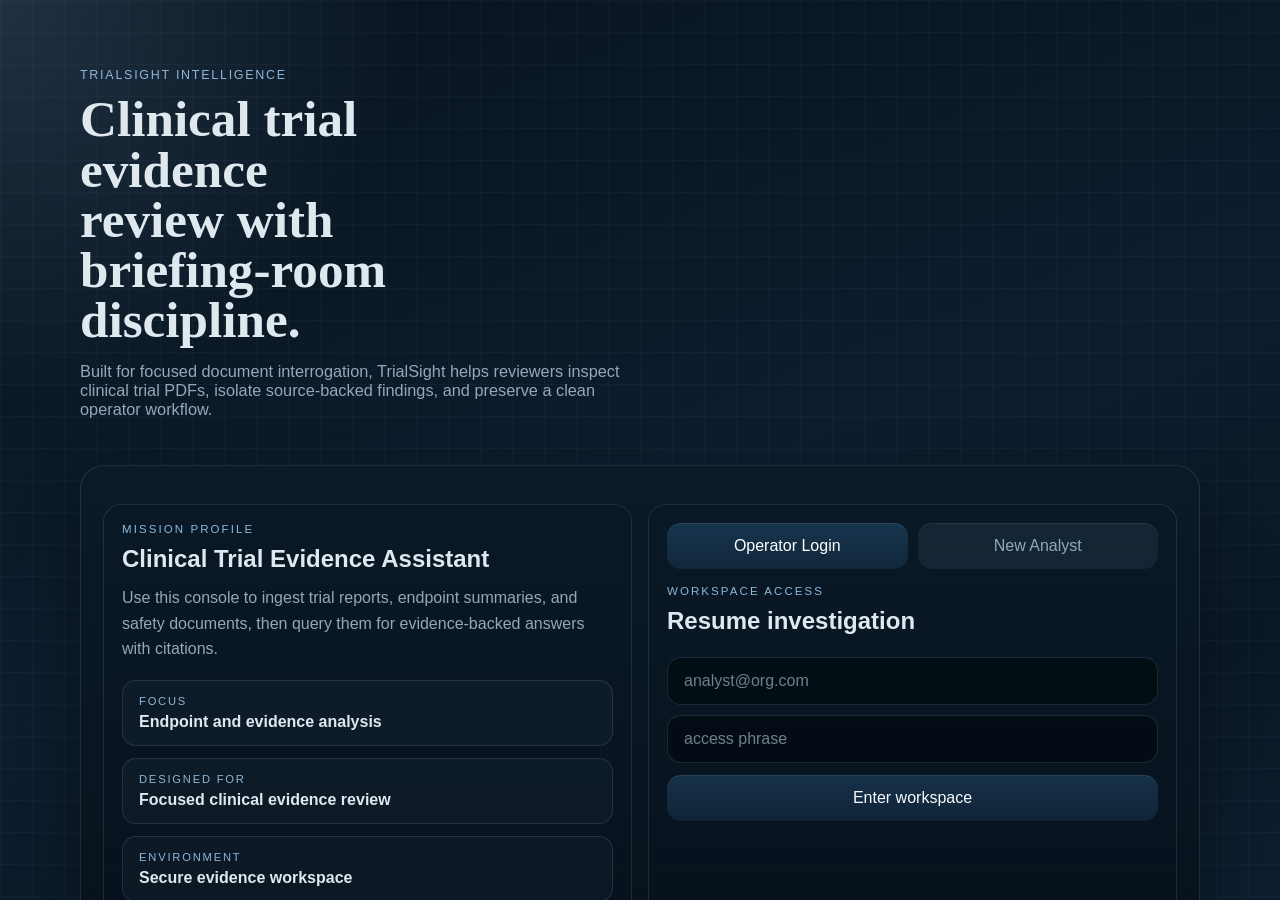
<file: frontend/index.html>
<!DOCTYPE html>
<html lang="en">
<head>
  <meta charset="UTF-8" />
  <meta name="viewport" content="width=device-width, initial-scale=1.0" />
  <meta http-equiv="refresh" content="0; url=./login.html?v=3" />
  <title>TrialSight Intelligence</title>
</head>
<body>
  <p>Redirecting to <a href="./login.html?v=3">login</a>...</p>
</body>
</html>
</file>
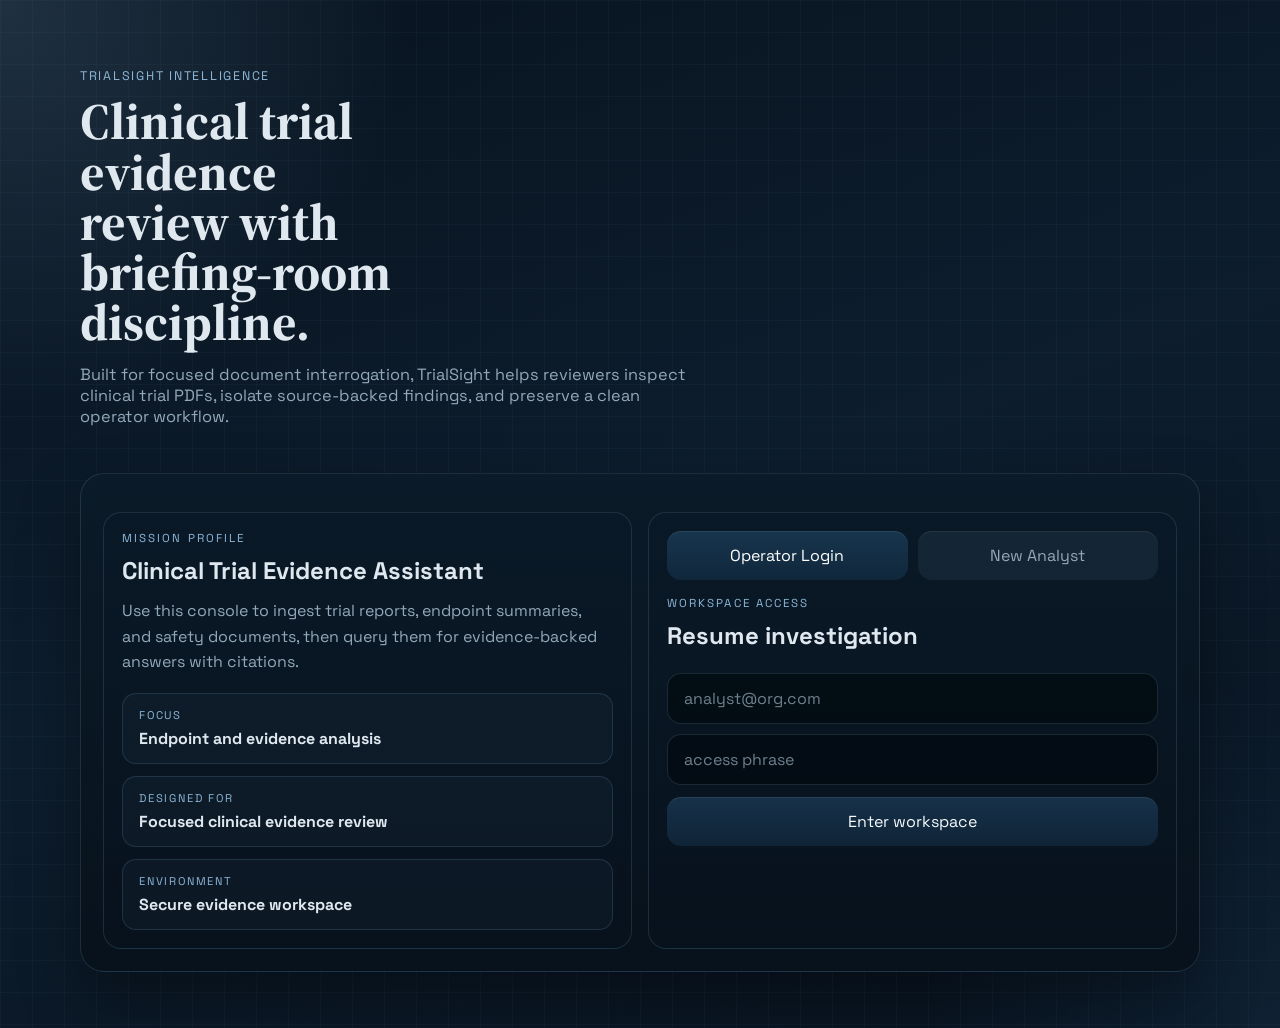
<file: frontend/chat.html>
<!DOCTYPE html>
<html lang="en">
<head>
  <meta charset="UTF-8" />
  <meta name="viewport" content="width=device-width, initial-scale=1.0" />
  <title>TrialSight Intelligence Workspace</title>
  <link rel="preconnect" href="https://fonts.googleapis.com">
  <link rel="preconnect" href="https://fonts.gstatic.com" crossorigin>
  <link href="https://fonts.googleapis.com/css2?family=Space+Grotesk:wght@400;500;700&family=Source+Serif+4:opsz,wght@8..60,400;8..60,600&display=swap" rel="stylesheet">
  <link rel="stylesheet" href="./styles.css?v=3" />
</head>
<body>
  <main class="layout">
    <section class="hero">
      <div class="hero-topbar">
        <div>
          <p class="eyebrow">TrialSight Intelligence</p>
          <h1>Run evidence queries like a clinical review brief, not a generic chatbot.</h1>
        </div>
        <div class="hero-actions">
          <span id="sessionLabel" class="pill"></span>
          <a class="link-button" href="./login.html">Access</a>
          <button id="logoutBtn" class="ghost" type="button">Sign out</button>
        </div>
      </div>
      <p class="lede">Interrogate uploaded trial reports, population analyses, endpoint summaries, and safety findings. Every response stays tied to retrieved source passages and page labels.</p>
      <div class="card">
        <div class="panel-header compact-header">
          <div>
            <p class="section-kicker">Workspace Status</p>
            <h3>Evidence workspace online</h3>
          </div>
          <span id="backendState" class="pill subtle-pill">Secure evidence workspace</span>
        </div>
        <p class="status-copy">Your review environment is connected and ready for document intake, evidence retrieval, and citation-grounded answers.</p>
      </div>
    </section>

    <section class="panel">
      <div class="panel-header">
        <h2>Evidence Intake</h2>
        <span class="pill">5 uploads/day, 10MB max</span>
      </div>
      <div class="card">
        <input id="pdfInput" type="file" accept="application/pdf" multiple />
        <button id="uploadBtn" type="button">Ingest trial dossier</button>
        <p id="uploadState" class="status"></p>
      </div>
    </section>

    <section class="panel chat-panel">
      <div class="panel-header">
        <h2>Analyst Interrogation Console</h2>
        <span class="pill">4 queries/minute, 25/day</span>
      </div>
      <div class="card">
        <textarea id="questionInput" rows="4" placeholder="What was the primary endpoint, which population was analyzed, and where are the key safety caveats documented?"></textarea>
        <div class="actions">
          <button id="askBtn" type="button">Run evidence query</button>
          <button id="historyBtn" class="ghost" type="button">Refresh case log</button>
        </div>
      </div>
      <div class="content-grid">
        <div id="answerCard" class="card response-card">
          <p class="section-kicker">Evidence Brief</p>
          <h3>Latest response</h3>
          <pre id="answerOutput">No evidence brief yet.</pre>
          <div id="citationOutput" class="citations"></div>
        </div>
        <div id="historyCard" class="card">
          <p class="section-kicker">Activity Trace</p>
          <h3>Query history</h3>
          <div id="historyOutput" class="history"></div>
        </div>
      </div>
    </section>
  </main>

  <script src="./config.js?v=3"></script>
  <script src="./app.js?v=3"></script>
  <script src="./chat.js?v=3"></script>
</body>
</html>
</file>
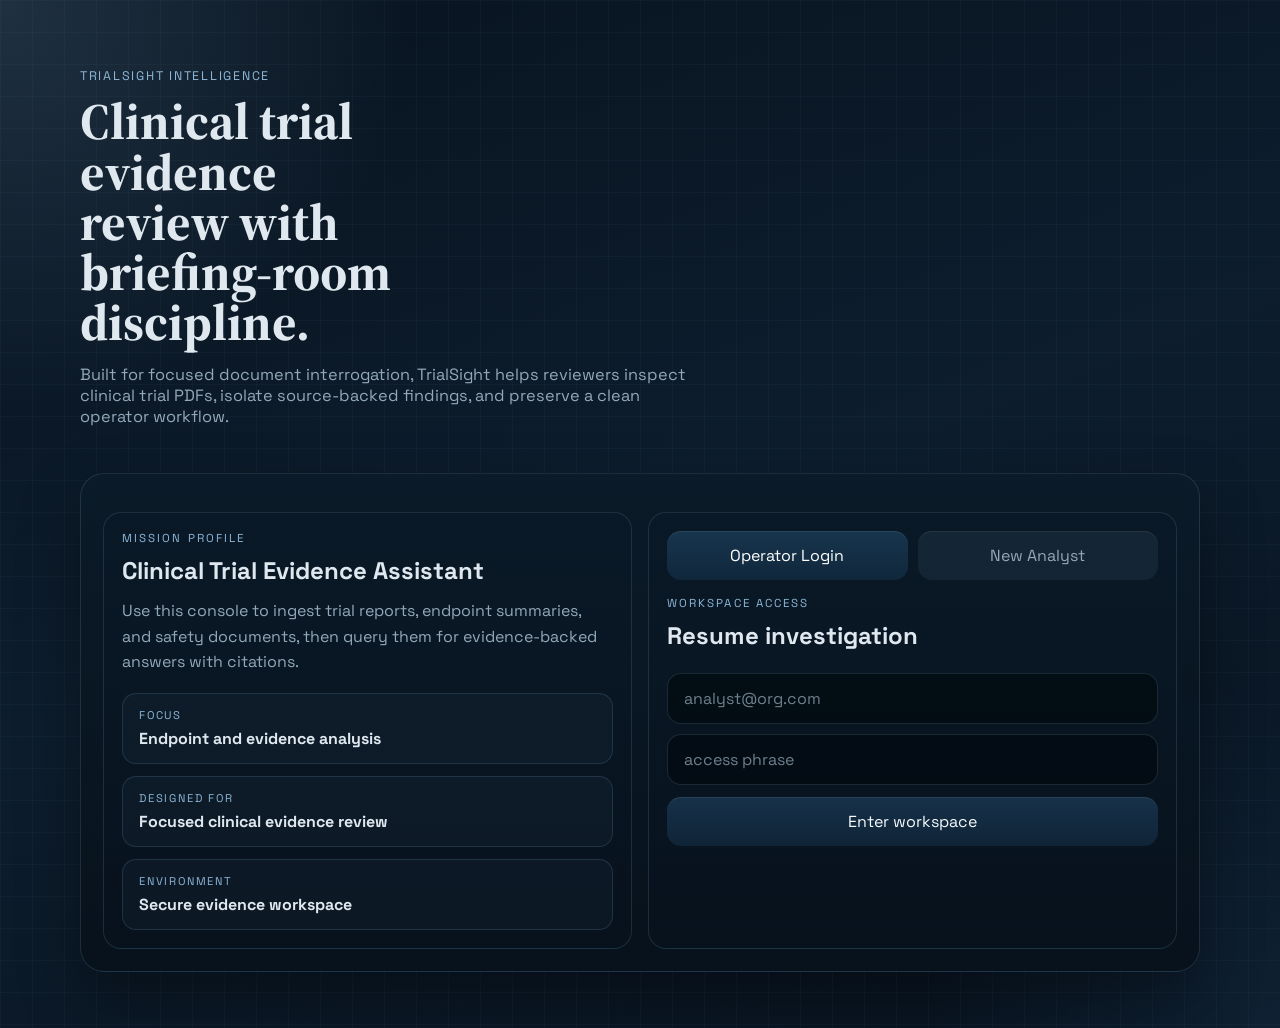
<file: frontend/login.html>
<!DOCTYPE html>
<html lang="en">
<head>
  <meta charset="UTF-8" />
  <meta name="viewport" content="width=device-width, initial-scale=1.0" />
  <title>TrialSight Intelligence Login</title>
  <link rel="preconnect" href="https://fonts.googleapis.com">
  <link rel="preconnect" href="https://fonts.gstatic.com" crossorigin>
  <link href="https://fonts.googleapis.com/css2?family=Space+Grotesk:wght@400;500;700&family=Source+Serif+4:opsz,wght@8..60,400;8..60,600&display=swap" rel="stylesheet">
  <link rel="stylesheet" href="./styles.css?v=3" />
</head>
<body>
  <main class="layout auth-layout">
    <section class="hero hero-tight">
      <p class="eyebrow">TrialSight Intelligence</p>
      <h1>Clinical trial evidence review with briefing-room discipline.</h1>
      <p class="lede">Built for focused document interrogation, TrialSight helps reviewers inspect clinical trial PDFs, isolate source-backed findings, and preserve a clean operator workflow.</p>
    </section>

    <section class="panel auth-page-panel">
      <div class="grid">
        <div class="card auth-info-card">
          <p class="section-kicker">Mission Profile</p>
          <h2>Clinical Trial Evidence Assistant</h2>
          <p class="brief-copy">Use this console to ingest trial reports, endpoint summaries, and safety documents, then query them for evidence-backed answers with citations.</p>
          <div class="intel-list">
            <div class="intel-item">
              <span class="intel-label">Focus</span>
              <strong>Endpoint and evidence analysis</strong>
            </div>
            <div class="intel-item">
              <span class="intel-label">Designed For</span>
              <strong>Focused clinical evidence review</strong>
            </div>
            <div class="intel-item">
              <span class="intel-label">Environment</span>
              <strong id="backendState">Secure evidence workspace</strong>
            </div>
          </div>
        </div>

        <div class="card auth-form-card">
          <div class="tabs">
            <button id="showLoginBtn" class="tab active" type="button">Operator Login</button>
            <button id="showSignupBtn" class="tab ghost-tab" type="button">New Analyst</button>
          </div>

          <div id="loginForm">
            <p class="section-kicker">Workspace Access</p>
            <h2>Resume investigation</h2>
            <input id="loginEmail" type="email" placeholder="analyst@org.com" />
            <input id="loginPassword" type="password" placeholder="access phrase" />
            <button id="loginBtn" type="button">Enter workspace</button>
          </div>

          <div id="signupForm" class="hidden">
            <p class="section-kicker">New Workspace Access</p>
            <h2>Provision account</h2>
            <input id="signupEmail" type="email" placeholder="analyst@org.com" />
            <input id="signupPassword" type="password" placeholder="minimum 8 characters" />
            <button id="signupBtn" type="button">Create analyst account</button>
          </div>

          <p id="authState" class="status"></p>
        </div>
      </div>
    </section>
  </main>

  <script src="./config.js?v=3"></script>
  <script src="./app.js?v=3"></script>
  <script src="./login.js?v=3"></script>
</body>
</html>
</file>
<file: frontend/styles.css>
:root {
  --bg: #08131f;
  --ink: #dfe8ef;
  --muted: #93a8b8;
  --accent: #8cb7d8;
  --accent-soft: rgba(140, 183, 216, 0.14);
  --card: rgba(9, 22, 35, 0.9);
  --line: rgba(140, 183, 216, 0.16);
  --shadow: 0 26px 60px rgba(0, 0, 0, 0.35);
}

* {
  box-sizing: border-box;
}

body {
  margin: 0;
  font-family: "Space Grotesk", sans-serif;
  color: var(--ink);
  background:
    linear-gradient(rgba(140, 183, 216, 0.04) 1px, transparent 1px),
    linear-gradient(90deg, rgba(140, 183, 216, 0.04) 1px, transparent 1px),
    radial-gradient(circle at top left, rgba(140, 183, 216, 0.18), transparent 25%),
    radial-gradient(circle at bottom right, rgba(34, 71, 106, 0.26), transparent 22%),
    linear-gradient(160deg, #08131f 0%, #0d1d2d 50%, #08131f 100%);
  background-size: 32px 32px, 32px 32px, auto, auto, auto;
  min-height: 100vh;
}

.layout {
  width: min(1120px, calc(100% - 32px));
  margin: 0 auto;
  padding: 32px 0 56px;
}

.auth-layout {
  min-height: 100vh;
  display: grid;
  align-content: center;
}

.hero {
  padding: 24px 0;
}

.hero-tight {
  padding-bottom: 8px;
}

.hero-topbar {
  display: flex;
  justify-content: space-between;
  gap: 24px;
  align-items: flex-start;
}

.hero-actions {
  display: flex;
  gap: 12px;
  align-items: center;
  flex-wrap: wrap;
}

.eyebrow {
  text-transform: uppercase;
  letter-spacing: 0.14em;
  font-size: 0.78rem;
  color: var(--accent);
  margin-bottom: 12px;
}

.section-kicker {
  margin: 0 0 10px;
  text-transform: uppercase;
  letter-spacing: 0.18em;
  font-size: 0.72rem;
  color: var(--accent);
}

h1,
h2,
h3 {
  margin: 0 0 12px;
}

h1 {
  font-family: "Source Serif 4", serif;
  font-size: clamp(2.2rem, 4vw, 4.3rem);
  line-height: 0.98;
  max-width: 13ch;
}

.lede {
  max-width: 62ch;
  color: var(--muted);
  font-size: 1.02rem;
}

.panel {
  margin-top: 22px;
  background: linear-gradient(180deg, rgba(12, 27, 40, 0.95), rgba(7, 17, 27, 0.9));
  border: 1px solid var(--line);
  border-radius: 24px;
  padding: 22px;
  box-shadow: var(--shadow);
  backdrop-filter: blur(12px);
}

.panel-header,
.actions,
.grid {
  display: flex;
  gap: 16px;
}

.panel-header,
.actions {
  justify-content: space-between;
  align-items: center;
}

.grid {
  flex-wrap: wrap;
}

.grid > .card {
  flex: 1 1 280px;
}

.content-grid {
  display: grid;
  grid-template-columns: 1.3fr 0.9fr;
  gap: 16px;
}

.card {
  border: 1px solid var(--line);
  border-radius: 18px;
  background: linear-gradient(180deg, rgba(11, 25, 39, 0.92), rgba(8, 18, 29, 0.88));
  padding: 18px;
  margin-top: 16px;
}

label,
small,
.status,
.pill {
  color: var(--muted);
}

.pill {
  background: var(--accent-soft);
  color: var(--accent);
  padding: 8px 12px;
  border-radius: 999px;
  font-size: 0.85rem;
  border: 1px solid rgba(140, 183, 216, 0.18);
}

.subtle-pill {
  white-space: nowrap;
}

input,
textarea,
button {
  width: 100%;
  font: inherit;
  border-radius: 14px;
}

input,
textarea {
  border: 1px solid var(--line);
  background: rgba(3, 11, 18, 0.82);
  color: var(--ink);
  padding: 14px 16px;
  margin-top: 10px;
}

input::placeholder,
textarea::placeholder {
  color: rgba(147, 168, 184, 0.74);
}

button {
  border: none;
  background: linear-gradient(180deg, #163149, #102437);
  color: #f5fbff;
  padding: 14px 18px;
  cursor: pointer;
  margin-top: 12px;
  transition: transform 180ms ease, opacity 180ms ease;
  box-shadow: inset 0 1px 0 rgba(255, 255, 255, 0.08);
}

button:hover {
  transform: translateY(-1px);
}

button.ghost {
  background: transparent;
  color: var(--ink);
  border: 1px solid var(--line);
}

.link-button {
  display: inline-flex;
  align-items: center;
  justify-content: center;
  min-height: 46px;
  padding: 0 18px;
  border-radius: 14px;
  text-decoration: none;
  color: var(--ink);
  border: 1px solid var(--line);
  background: rgba(8, 18, 29, 0.88);
}

.tabs {
  display: flex;
  gap: 10px;
  margin-bottom: 16px;
}

.tab {
  margin-top: 0;
}

.tab.active {
  background: linear-gradient(180deg, #17354e, #10273b);
  color: white;
}

.tab.ghost-tab {
  background: rgba(140, 183, 216, 0.08);
  color: var(--muted);
}

.hidden {
  display: none;
}

.brief-copy,
.status-copy {
  color: var(--muted);
  line-height: 1.6;
  margin: 0;
}

.intel-list {
  display: grid;
  gap: 12px;
  margin-top: 18px;
}

.intel-item {
  border: 1px solid var(--line);
  border-radius: 14px;
  padding: 14px 16px;
  background: rgba(140, 183, 216, 0.04);
}

.intel-label {
  display: block;
  text-transform: uppercase;
  letter-spacing: 0.16em;
  font-size: 0.7rem;
  color: var(--accent);
  margin-bottom: 6px;
}

.compact-header {
  align-items: center;
}

.response-card pre {
  white-space: pre-wrap;
  margin: 0;
  font-family: "Space Grotesk", sans-serif;
  line-height: 1.6;
  color: #f2f8fd;
}

.citations,
.history {
  display: grid;
  gap: 12px;
  margin-top: 14px;
}

.citation,
.history-item {
  padding: 14px;
  border-radius: 16px;
  background: rgba(140, 183, 216, 0.05);
  border: 1px solid rgba(140, 183, 216, 0.08);
}

.history-item p {
  margin-bottom: 0;
  color: var(--muted);
}

@media (max-width: 720px) {
  .layout {
    width: min(100% - 20px, 1120px);
    padding-top: 16px;
  }

  .panel-header,
  .actions {
    flex-direction: column;
    align-items: stretch;
  }

  .hero-topbar,
  .content-grid {
    display: block;
  }

  .subtle-pill {
    white-space: normal;
  }
}
</file>
